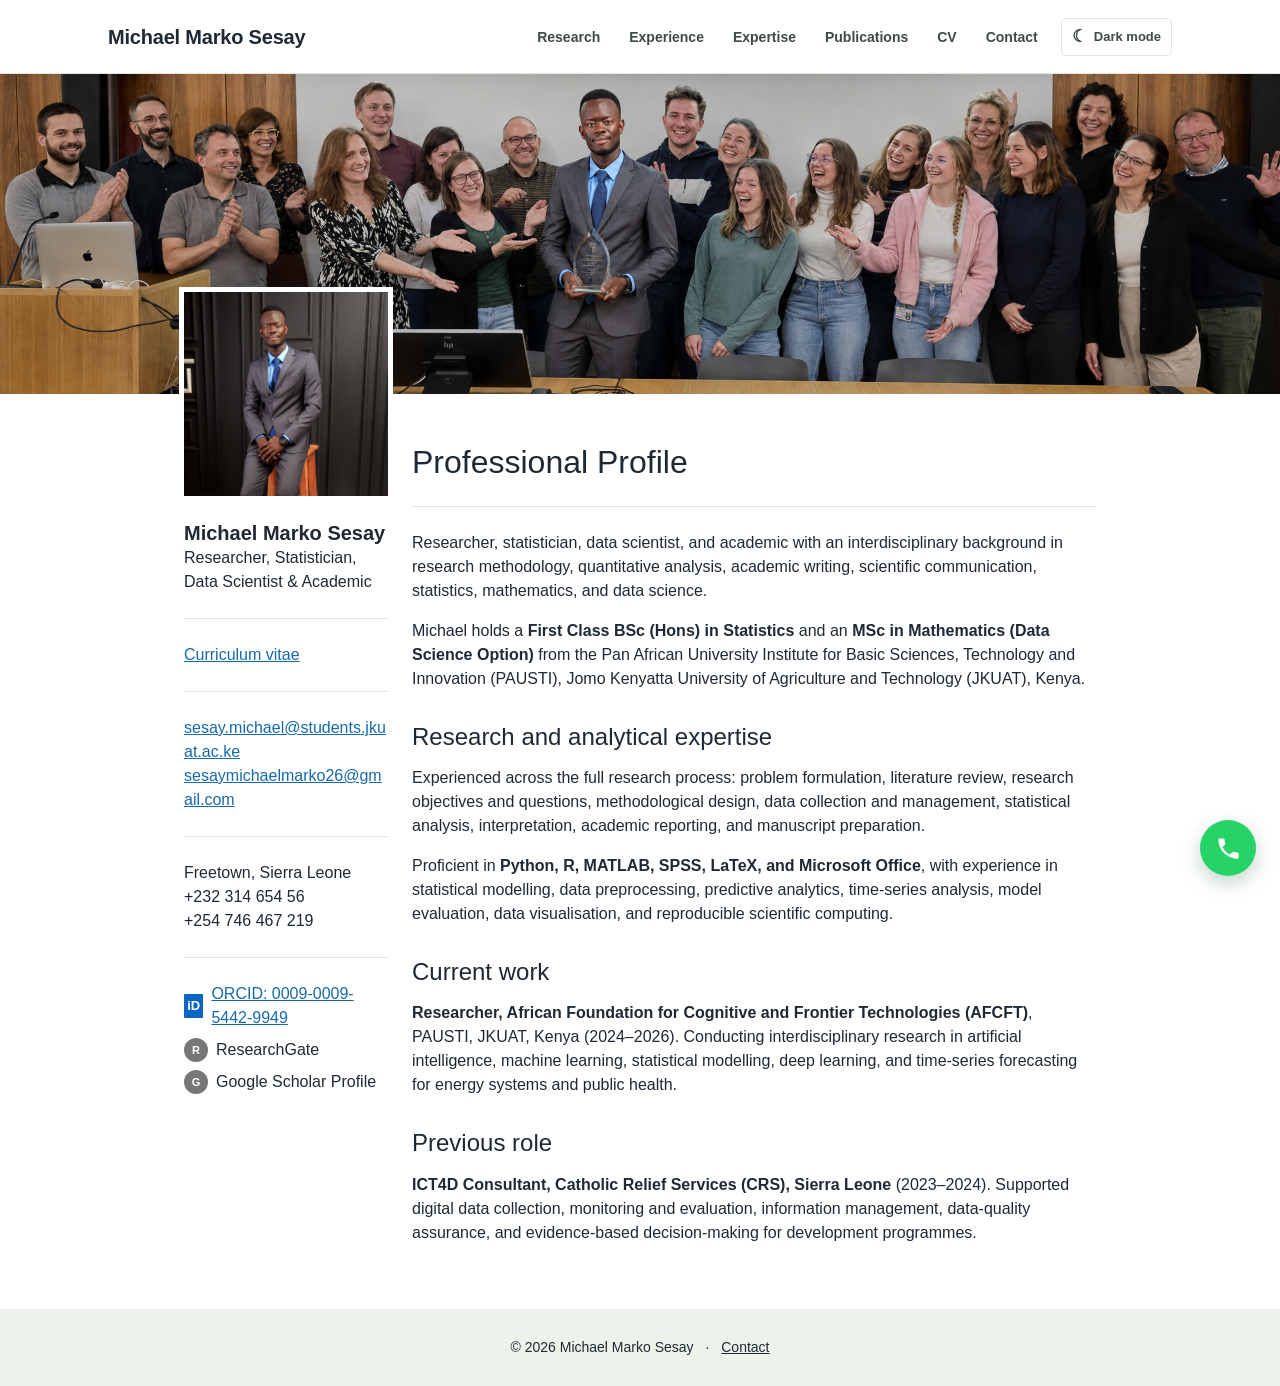
<file: index.html>
<!doctype html>
<html lang="en">
  <head>
    <meta charset="UTF-8" />
    <meta name="viewport" content="width=device-width, initial-scale=1.0" />
    <meta name="description" content="Michael Marko Sesay — Researcher, statistician, data scientist, and academic." />
    <title>Michael Marko Sesay</title>
    <link rel="stylesheet" href="assets/css/styles.css" />
    <script src="assets/js/theme.js"></script>
    <script src="assets/js/mobile-menu.js"></script>
    <script src="assets/js/whatsapp.js"></script>
  </head>
  <body>
    <header class="site-header"><div class="header-inner"><a class="site-title" href="index.html">Michael Marko Sesay</a><nav class="desktop-nav" aria-label="Primary navigation"><a href="pages/projects.html">Research</a><a href="pages/achievements.html">Experience</a><a href="pages/testimonials.html">Expertise</a><a href="pages/publications.html">Publications</a><a href="pages/cv.html">CV</a><a href="pages/contact.html">Contact</a></nav></div></header>
    <div class="hero" aria-label="Research and data science banner"><img src="assets/images/group.png" alt="" /></div>
    <main class="main-content"><div class="layout">
      <aside class="sidebar" id="contact"><section class="profile-card"><img class="profile-photo" src="assets/images/michael-marko-sesay.jpeg" alt="Michael Marko Sesay" /><h2>Michael Marko Sesay</h2><p>Researcher, Statistician, Data Scientist &amp; Academic</p><hr /><p><a href="pages/cv.html">Curriculum vitae</a></p><hr /><p><a href="mailto:sesay.michael@students.jkuat.ac.ke">sesay.michael@students.jkuat.ac.ke</a><br /><a href="mailto:sesaymichaelmarko26@gmail.com">sesaymichaelmarko26@gmail.com</a></p><hr /><p>Freetown, Sierra Leone<br />+232 314 654 56<br />+254 746 467 219</p><hr class="large-rule" /><ul class="social-links" aria-label="Professional profiles"><li><span class="social-icon">iD</span><a href="https://orcid.org/0009-0009-5442-9949" target="_blank" rel="noreferrer">ORCID: 0009-0009-5442-9949</a></li><li><span class="social-icon">R</span><span>ResearchGate</span></li><li><span class="social-icon">G</span><span>Google Scholar Profile</span></li></ul></section></aside>
      <section class="content-column"><section class="mobile-contact" aria-labelledby="mobile-name"><img class="profile-photo" src="assets/images/michael-marko-sesay.jpeg" alt="Michael Marko Sesay" /><h1 id="mobile-name">Michael Marko Sesay</h1><p>Researcher, Statistician, Data Scientist &amp; Academic</p><hr /></section>
        <article><h1>Professional Profile</h1><hr /><p>Researcher, statistician, data scientist, and academic with an interdisciplinary background in research methodology, quantitative analysis, academic writing, scientific communication, statistics, mathematics, and data science.</p><p>Michael holds a <strong>First Class BSc (Hons) in Statistics</strong> and an <strong>MSc in Mathematics (Data Science Option)</strong> from the Pan African University Institute for Basic Sciences, Technology and Innovation (PAUSTI), Jomo Kenyatta University of Agriculture and Technology (JKUAT), Kenya.</p><h2>Research and analytical expertise</h2><p>Experienced across the full research process: problem formulation, literature review, research objectives and questions, methodological design, data collection and management, statistical analysis, interpretation, academic reporting, and manuscript preparation.</p><p>Proficient in <strong>Python, R, MATLAB, SPSS, LaTeX, and Microsoft Office</strong>, with experience in statistical modelling, data preprocessing, predictive analytics, time-series analysis, model evaluation, data visualisation, and reproducible scientific computing.</p><h2>Current work</h2><p><strong>Researcher, African Foundation for Cognitive and Frontier Technologies (AFCFT)</strong>, PAUSTI, JKUAT, Kenya (2024–2026). Conducting interdisciplinary research in artificial intelligence, machine learning, statistical modelling, deep learning, and time-series forecasting for energy systems and public health.</p><h2>Previous role</h2><p><strong>ICT4D Consultant, Catholic Relief Services (CRS), Sierra Leone</strong> (2023–2024). Supported digital data collection, monitoring and evaluation, information management, data-quality assurance, and evidence-based decision-making for development programmes.</p></article>
      </section>
    </div></main>
    <footer class="site-footer"><div>© 2026 Michael Marko Sesay <span>·</span> <a href="pages/contact.html">Contact</a></div></footer>
  </body>
</html>
</file>
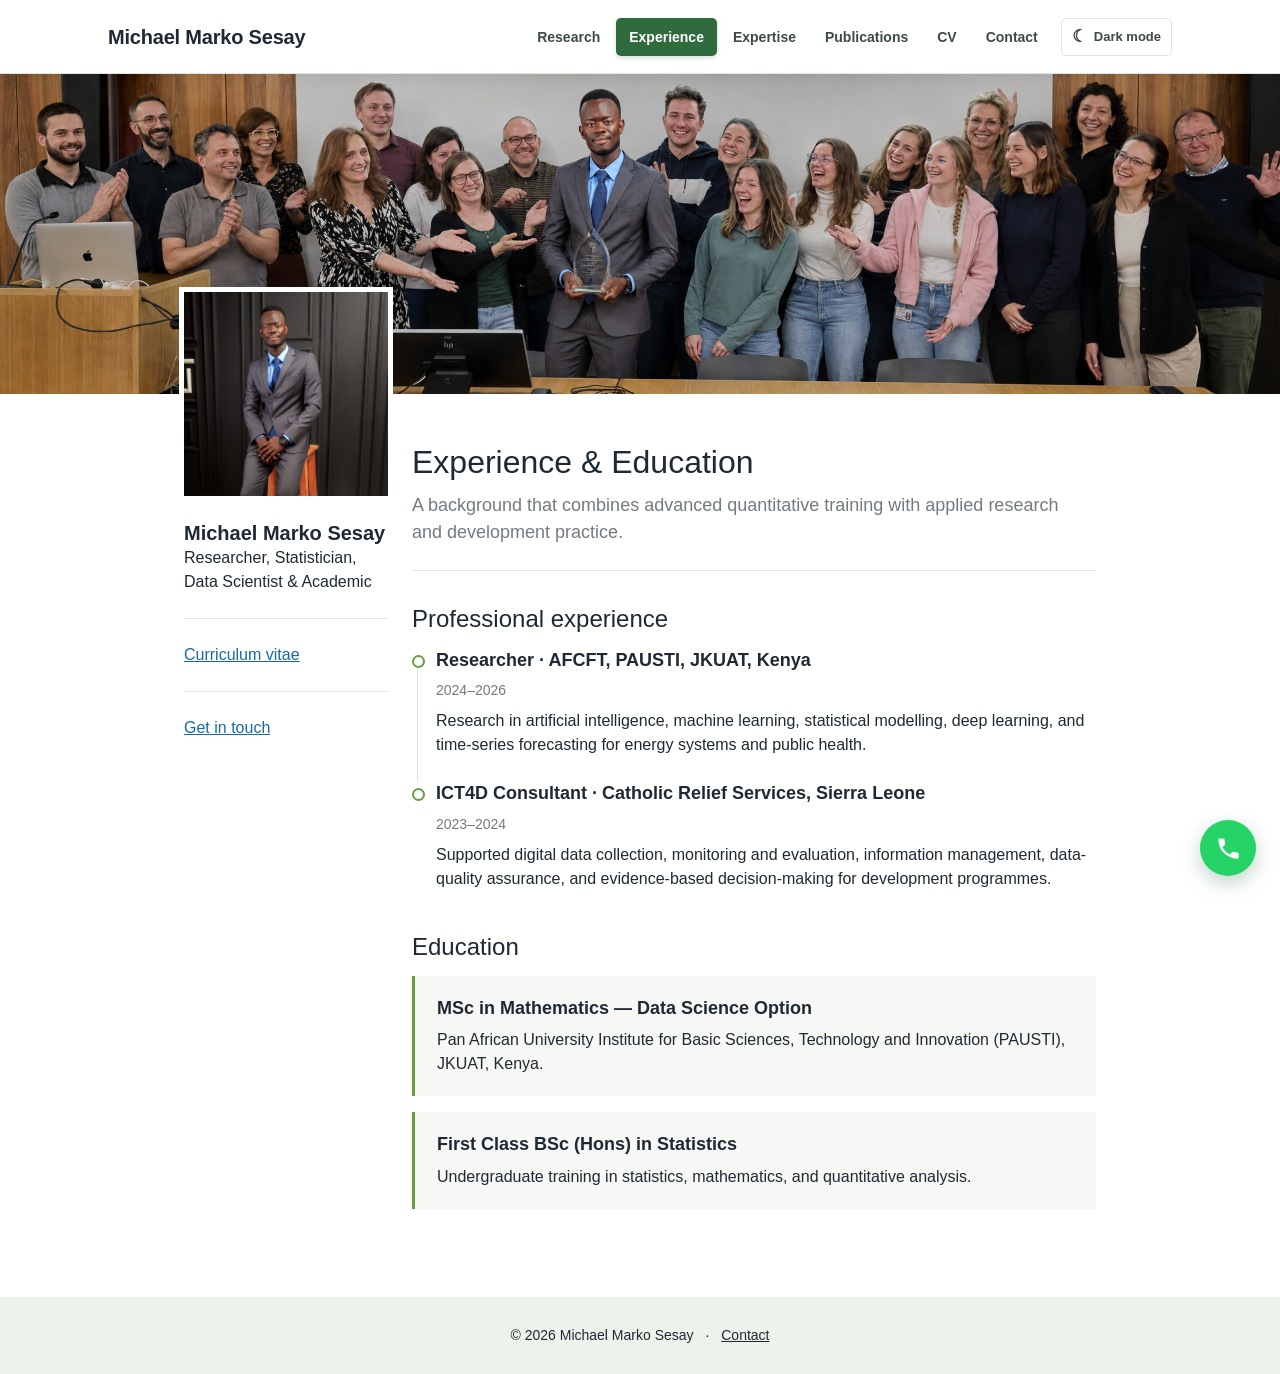
<file: pages/achievements.html>
<!doctype html>
<html lang="en"><head><meta charset="UTF-8" /><meta name="viewport" content="width=device-width, initial-scale=1.0" /><meta name="description" content="Professional experience and education of Michael Marko Sesay." /><title>Experience · Michael Marko Sesay</title><link rel="stylesheet" href="../assets/css/styles.css" /><script src="../assets/js/theme.js"></script><script src="../assets/js/mobile-menu.js"></script><script src="../assets/js/whatsapp.js"></script></head>
<body><header class="site-header"><div class="header-inner"><a class="site-title" href="../index.html">Michael Marko Sesay</a><nav class="desktop-nav" aria-label="Primary navigation"><a href="projects.html">Research</a><a aria-current="page" href="achievements.html">Experience</a><a href="testimonials.html">Expertise</a><a href="publications.html">Publications</a><a href="cv.html">CV</a><a href="contact.html">Contact</a></nav></div></header><div class="hero"><img src="../assets/images/group.png" alt="" /></div>
<main class="main-content"><div class="layout"><aside class="sidebar"><section class="profile-card"><img class="profile-photo" src="../assets/images/michael-marko-sesay.jpeg" alt="Michael Marko Sesay" /><h2>Michael Marko Sesay</h2><p>Researcher, Statistician, Data Scientist &amp; Academic</p><hr /><p><a href="cv.html">Curriculum vitae</a></p><hr /><p><a href="contact.html">Get in touch</a></p></section></aside><article class="content-column"><header class="page-intro"><h1>Experience &amp; Education</h1><p>A background that combines advanced quantitative training with applied research and development practice.</p></header><section class="detail-section"><h2>Professional experience</h2><ol class="timeline"><li><h3>Researcher · AFCFT, PAUSTI, JKUAT, Kenya</h3><p class="meta">2024–2026</p><p>Research in artificial intelligence, machine learning, statistical modelling, deep learning, and time-series forecasting for energy systems and public health.</p></li><li><h3>ICT4D Consultant · Catholic Relief Services, Sierra Leone</h3><p class="meta">2023–2024</p><p>Supported digital data collection, monitoring and evaluation, information management, data-quality assurance, and evidence-based decision-making for development programmes.</p></li></ol></section><section class="detail-section"><h2>Education</h2><ul class="feature-list"><li class="feature-card"><h3>MSc in Mathematics — Data Science Option</h3><p>Pan African University Institute for Basic Sciences, Technology and Innovation (PAUSTI), JKUAT, Kenya.</p></li><li class="feature-card"><h3>First Class BSc (Hons) in Statistics</h3><p>Undergraduate training in statistics, mathematics, and quantitative analysis.</p></li></ul></section></article></div></main><footer class="site-footer"><div>© 2026 Michael Marko Sesay <span>·</span> <a href="contact.html">Contact</a></div></footer></body></html>
</file>
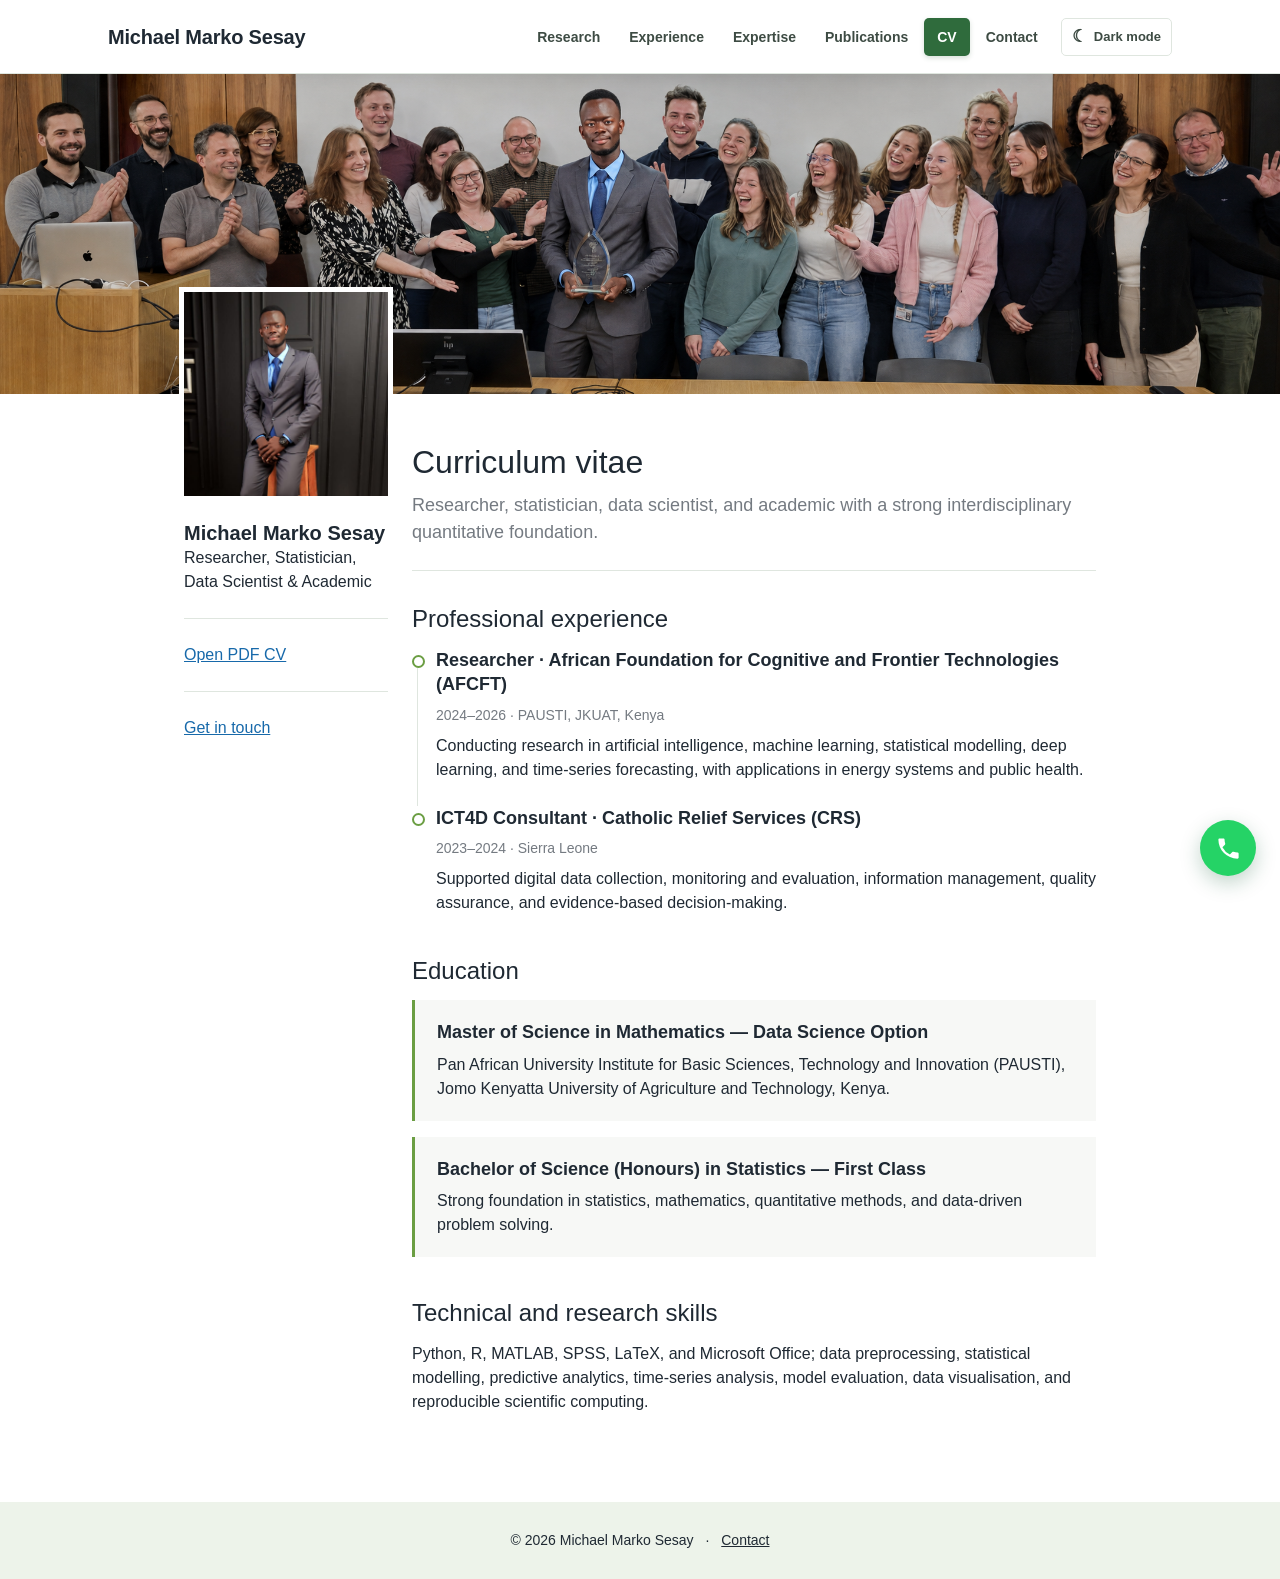
<file: pages/cv.html>
<!doctype html>
<html lang="en"><head><meta charset="UTF-8" /><meta name="viewport" content="width=device-width, initial-scale=1.0" /><meta name="description" content="Curriculum vitae of Michael Marko Sesay." /><title>CV · Michael Marko Sesay</title><link rel="stylesheet" href="../assets/css/styles.css" /><script src="../assets/js/theme.js"></script><script src="../assets/js/mobile-menu.js"></script><script src="../assets/js/whatsapp.js"></script></head>
<body><header class="site-header"><div class="header-inner"><a class="site-title" href="../index.html">Michael Marko Sesay</a><nav class="desktop-nav" aria-label="Primary navigation"><a href="projects.html">Research</a><a href="achievements.html">Experience</a><a href="testimonials.html">Expertise</a><a href="publications.html">Publications</a><a aria-current="page" href="cv.html">CV</a><a href="contact.html">Contact</a></nav></div></header><div class="hero" aria-label="Research and data science banner"><img src="../assets/images/group.png" alt="" /></div>
<main class="main-content"><div class="layout"><aside class="sidebar"><section class="profile-card"><img class="profile-photo" src="../assets/images/michael-marko-sesay.jpeg" alt="Michael Marko Sesay" /><h2>Michael Marko Sesay</h2><p>Researcher, Statistician, Data Scientist &amp; Academic</p><hr /><p><a href="../Michael_Marko_Sesay_CV.pdf" target="_blank">Open PDF CV</a></p><hr /><p><a href="contact.html">Get in touch</a></p></section></aside><article class="content-column"><header class="page-intro"><h1>Curriculum vitae</h1><p>Researcher, statistician, data scientist, and academic with a strong interdisciplinary quantitative foundation.</p></header><section class="detail-section"><h2>Professional experience</h2><ol class="timeline"><li><h3>Researcher · African Foundation for Cognitive and Frontier Technologies (AFCFT)</h3><p class="meta">2024–2026 · PAUSTI, JKUAT, Kenya</p><p>Conducting research in artificial intelligence, machine learning, statistical modelling, deep learning, and time-series forecasting, with applications in energy systems and public health.</p></li><li><h3>ICT4D Consultant · Catholic Relief Services (CRS)</h3><p class="meta">2023–2024 · Sierra Leone</p><p>Supported digital data collection, monitoring and evaluation, information management, quality assurance, and evidence-based decision-making.</p></li></ol></section><section class="detail-section"><h2>Education</h2><ul class="feature-list"><li class="feature-card"><h3>Master of Science in Mathematics — Data Science Option</h3><p>Pan African University Institute for Basic Sciences, Technology and Innovation (PAUSTI), Jomo Kenyatta University of Agriculture and Technology, Kenya.</p></li><li class="feature-card"><h3>Bachelor of Science (Honours) in Statistics — First Class</h3><p>Strong foundation in statistics, mathematics, quantitative methods, and data-driven problem solving.</p></li></ul></section><section class="detail-section"><h2>Technical and research skills</h2><p>Python, R, MATLAB, SPSS, LaTeX, and Microsoft Office; data preprocessing, statistical modelling, predictive analytics, time-series analysis, model evaluation, data visualisation, and reproducible scientific computing.</p></section></article></div></main><footer class="site-footer"><div>© 2026 Michael Marko Sesay <span>·</span> <a href="contact.html">Contact</a></div></footer></body></html>
</file>
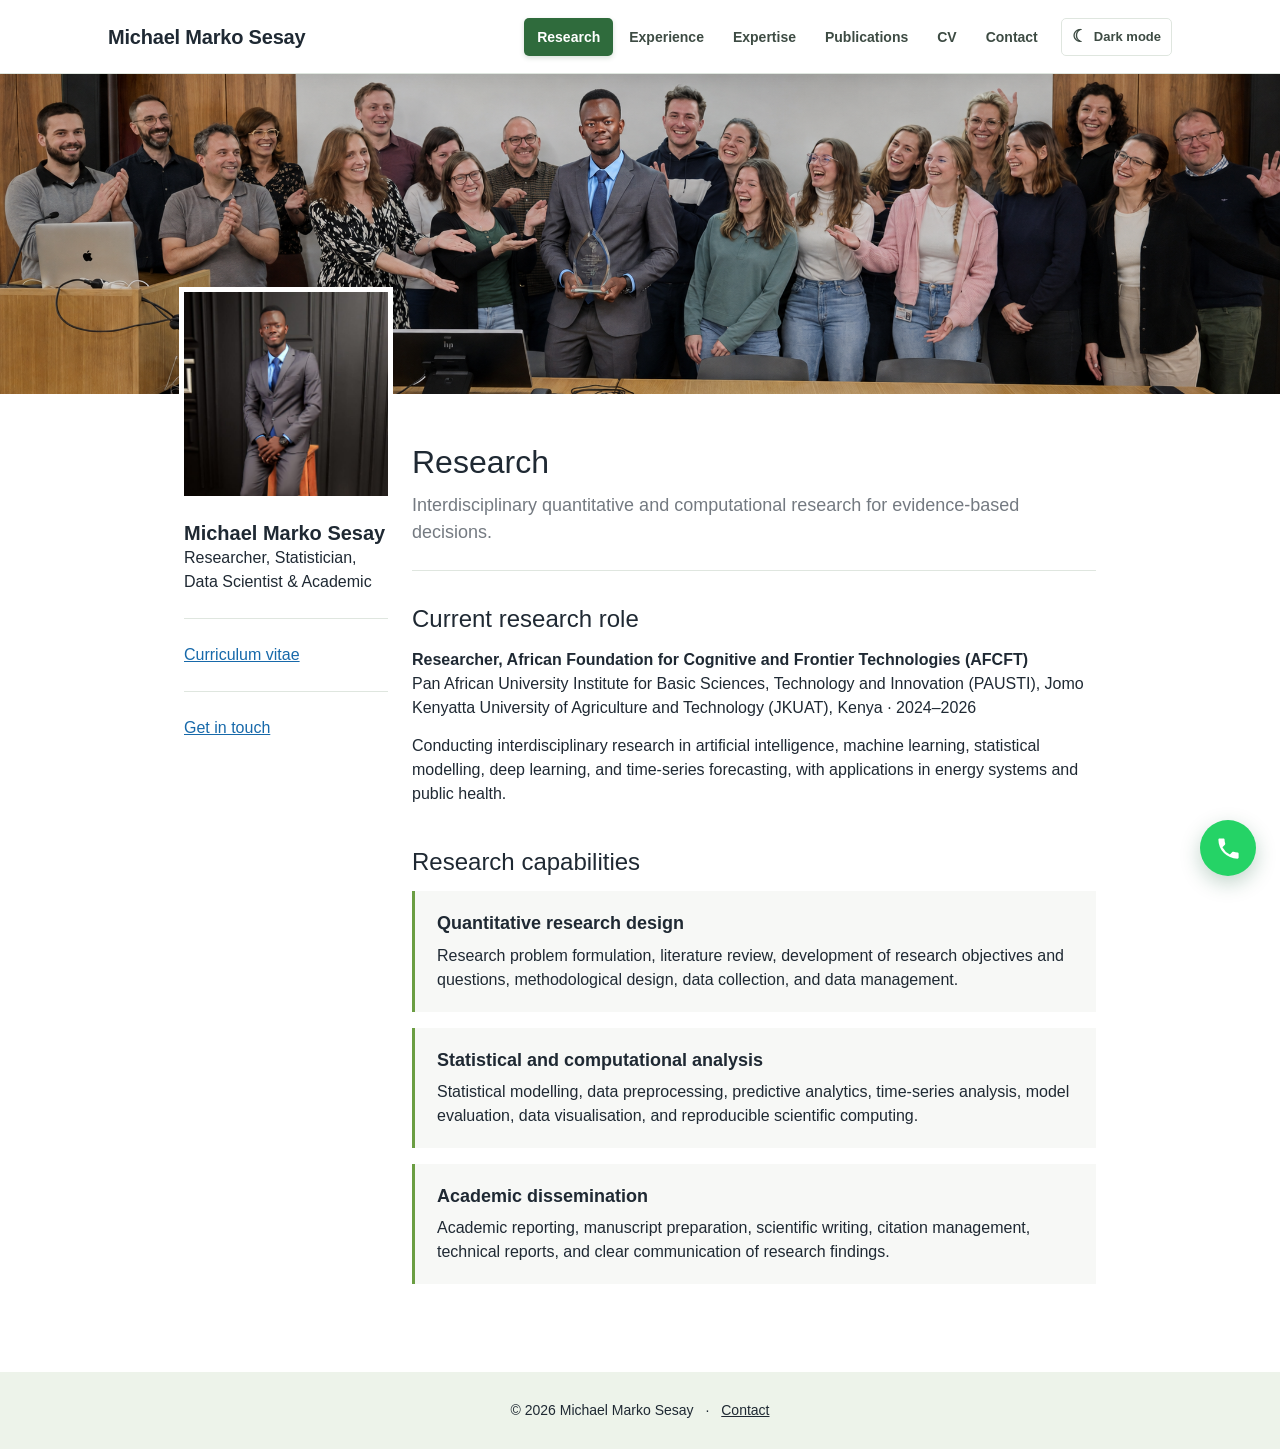
<file: pages/projects.html>
<!doctype html>
<html lang="en"><head><meta charset="UTF-8" /><meta name="viewport" content="width=device-width, initial-scale=1.0" /><meta name="description" content="Research portfolio of Michael Marko Sesay." /><title>Research · Michael Marko Sesay</title><link rel="stylesheet" href="../assets/css/styles.css" /><script src="../assets/js/theme.js"></script><script src="../assets/js/mobile-menu.js"></script><script src="../assets/js/whatsapp.js"></script></head>
<body><header class="site-header"><div class="header-inner"><a class="site-title" href="../index.html">Michael Marko Sesay</a><nav class="desktop-nav" aria-label="Primary navigation"><a aria-current="page" href="projects.html">Research</a><a href="achievements.html">Experience</a><a href="testimonials.html">Expertise</a><a href="publications.html">Publications</a><a href="cv.html">CV</a><a href="contact.html">Contact</a></nav></div></header><div class="hero"><img src="../assets/images/group.png" alt="" /></div>
<main class="main-content"><div class="layout"><aside class="sidebar"><section class="profile-card"><img class="profile-photo" src="../assets/images/michael-marko-sesay.jpeg" alt="Michael Marko Sesay" /><h2>Michael Marko Sesay</h2><p>Researcher, Statistician, Data Scientist &amp; Academic</p><hr /><p><a href="cv.html">Curriculum vitae</a></p><hr /><p><a href="contact.html">Get in touch</a></p></section></aside><article class="content-column"><header class="page-intro"><h1>Research</h1><p>Interdisciplinary quantitative and computational research for evidence-based decisions.</p></header><section class="detail-section"><h2>Current research role</h2><p><strong>Researcher, African Foundation for Cognitive and Frontier Technologies (AFCFT)</strong><br />Pan African University Institute for Basic Sciences, Technology and Innovation (PAUSTI), Jomo Kenyatta University of Agriculture and Technology (JKUAT), Kenya · 2024–2026</p><p>Conducting interdisciplinary research in artificial intelligence, machine learning, statistical modelling, deep learning, and time-series forecasting, with applications in energy systems and public health.</p></section><section class="detail-section"><h2>Research capabilities</h2><ul class="feature-list"><li class="feature-card"><h3>Quantitative research design</h3><p>Research problem formulation, literature review, development of research objectives and questions, methodological design, data collection, and data management.</p></li><li class="feature-card"><h3>Statistical and computational analysis</h3><p>Statistical modelling, data preprocessing, predictive analytics, time-series analysis, model evaluation, data visualisation, and reproducible scientific computing.</p></li><li class="feature-card"><h3>Academic dissemination</h3><p>Academic reporting, manuscript preparation, scientific writing, citation management, technical reports, and clear communication of research findings.</p></li></ul></section></article></div></main><footer class="site-footer"><div>© 2026 Michael Marko Sesay <span>·</span> <a href="contact.html">Contact</a></div></footer></body></html>
</file>
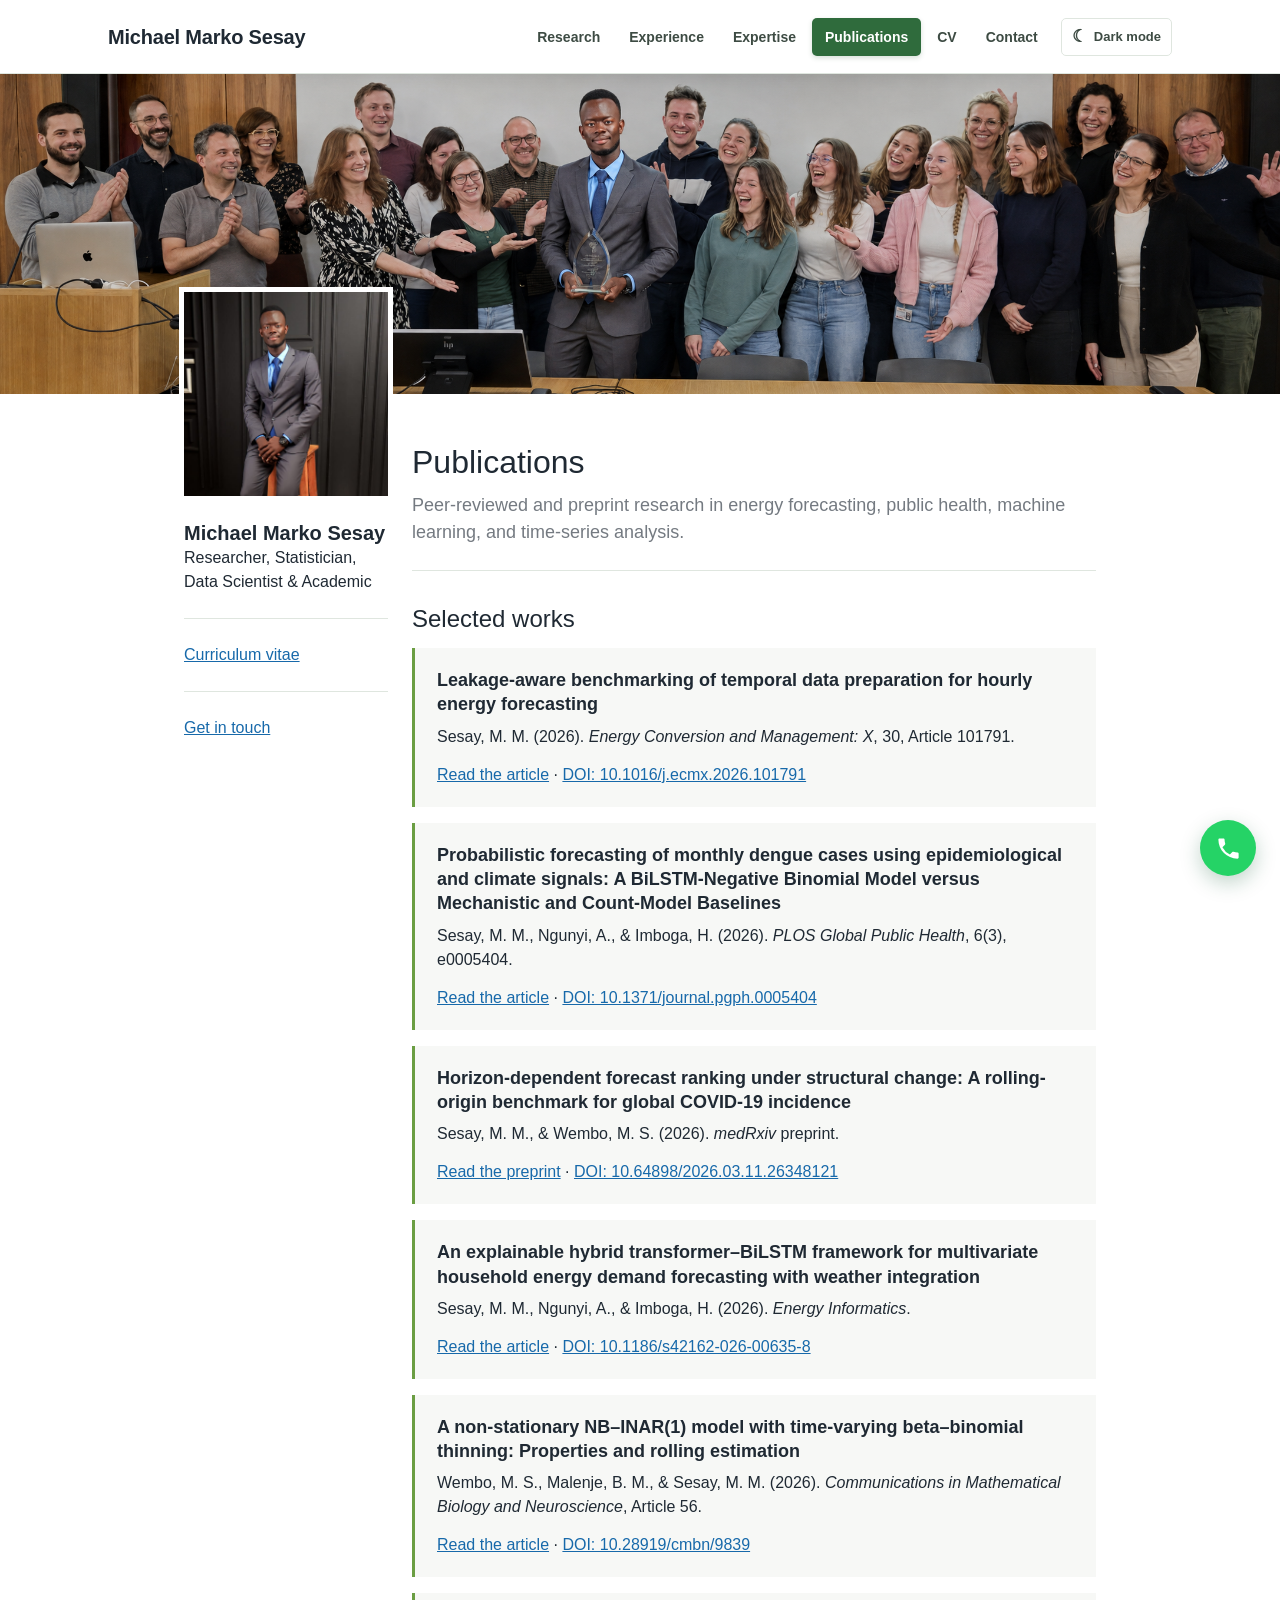
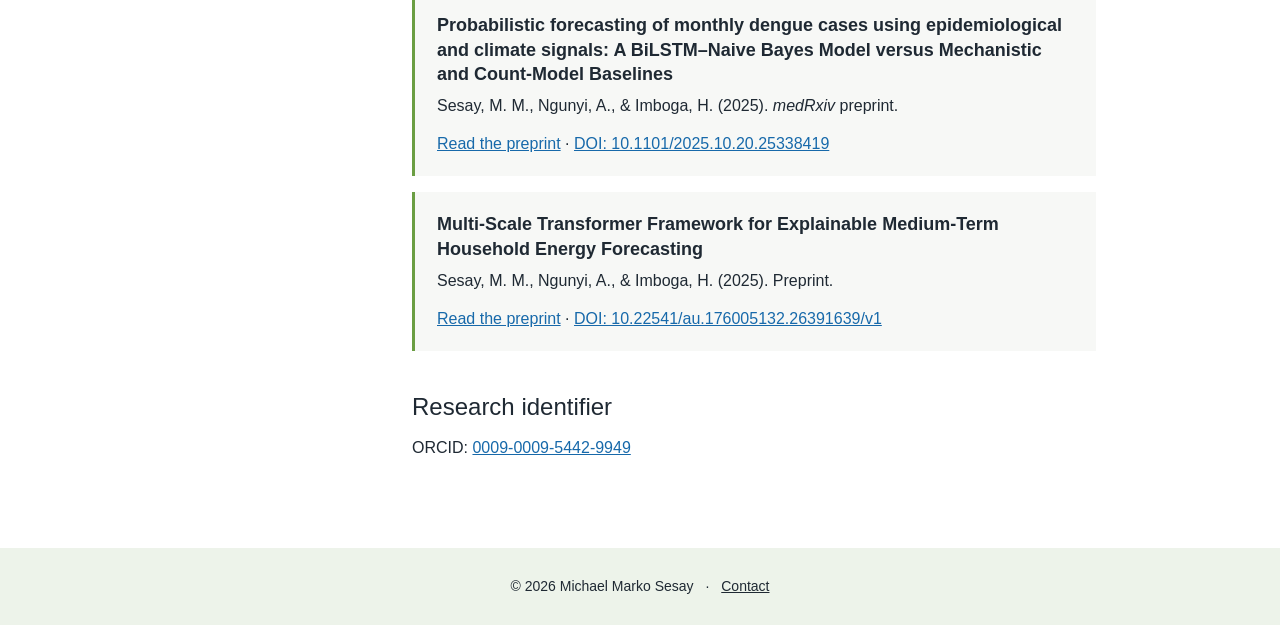
<file: pages/publications.html>
<!doctype html>
<html lang="en">
  <head>
    <meta charset="UTF-8" />
    <meta name="viewport" content="width=device-width, initial-scale=1.0" />
    <meta name="description" content="Publications by Michael Marko Sesay." />
    <title>Publications · Michael Marko Sesay</title>
    <link rel="stylesheet" href="../assets/css/styles.css" />
    <script src="../assets/js/theme.js"></script>
    <script src="../assets/js/mobile-menu.js"></script>
    <script src="../assets/js/whatsapp.js"></script>
  </head>
  <body>
    <header class="site-header">
      <div class="header-inner">
        <a class="site-title" href="../index.html">Michael Marko Sesay</a>
        <nav class="desktop-nav" aria-label="Primary navigation">
          <a href="projects.html">Research</a><a href="achievements.html">Experience</a><a href="testimonials.html">Expertise</a><a aria-current="page" href="publications.html">Publications</a><a href="cv.html">CV</a><a href="contact.html">Contact</a>
        </nav>
      </div>
    </header>
    <div class="hero" aria-label="Research and data science banner"><img src="../assets/images/group.png" alt="" /></div>

    <main class="main-content">
      <div class="layout">
        <aside class="sidebar">
          <section class="profile-card">
            <img class="profile-photo" src="../assets/images/michael-marko-sesay.jpeg" alt="Michael Marko Sesay" />
            <h2>Michael Marko Sesay</h2>
            <p>Researcher, Statistician, Data Scientist &amp; Academic</p>
            <hr />
            <p><a href="cv.html">Curriculum vitae</a></p>
            <hr />
            <p><a href="contact.html">Get in touch</a></p>
          </section>
        </aside>

        <article class="content-column">
          <header class="page-intro">
            <h1>Publications</h1>
            <p>Peer-reviewed and preprint research in energy forecasting, public health, machine learning, and time-series analysis.</p>
          </header>

          <section class="detail-section">
            <h2>Selected works</h2>
            <ul class="feature-list">
              <li class="feature-card">
                <h3>Leakage-aware benchmarking of temporal data preparation for hourly energy forecasting</h3>
                <p>Sesay, M. M. (2026). <em>Energy Conversion and Management: X</em>, 30, Article 101791.</p>
                <p><a href="https://www.sciencedirect.com/science/article/pii/S2590174526002746?via%3Dihub" target="_blank" rel="noopener noreferrer">Read the article</a> · <a href="https://doi.org/10.1016/j.ecmx.2026.101791" target="_blank" rel="noopener noreferrer">DOI: 10.1016/j.ecmx.2026.101791</a></p>
              </li>
              <li class="feature-card">
                <h3>Probabilistic forecasting of monthly dengue cases using epidemiological and climate signals: A BiLSTM-Negative Binomial Model versus Mechanistic and Count-Model Baselines</h3>
                <p>Sesay, M. M., Ngunyi, A., &amp; Imboga, H. (2026). <em>PLOS Global Public Health</em>, 6(3), e0005404.</p>
                <p><a href="https://journals.plos.org/globalpublichealth/article?id=10.1371/journal.pgph.0005404" target="_blank" rel="noopener noreferrer">Read the article</a> · <a href="https://doi.org/10.1371/journal.pgph.0005404" target="_blank" rel="noopener noreferrer">DOI: 10.1371/journal.pgph.0005404</a></p>
              </li>
              <li class="feature-card">
                <h3>Horizon-dependent forecast ranking under structural change: A rolling-origin benchmark for global COVID-19 incidence</h3>
                <p>Sesay, M. M., &amp; Wembo, M. S. (2026). <em>medRxiv</em> preprint.</p>
                <p><a href="https://www.medrxiv.org/content/10.64898/2026.03.11.26348121v1" target="_blank" rel="noopener noreferrer">Read the preprint</a> · <a href="https://doi.org/10.64898/2026.03.11.26348121" target="_blank" rel="noopener noreferrer">DOI: 10.64898/2026.03.11.26348121</a></p>
              </li>
              <li class="feature-card">
                <h3>An explainable hybrid transformer–BiLSTM framework for multivariate household energy demand forecasting with weather integration</h3>
                <p>Sesay, M. M., Ngunyi, A., &amp; Imboga, H. (2026). <em>Energy Informatics</em>.</p>
                <p><a href="https://link.springer.com/article/10.1186/s42162-026-00635-8" target="_blank" rel="noopener noreferrer">Read the article</a> · <a href="https://doi.org/10.1186/s42162-026-00635-8" target="_blank" rel="noopener noreferrer">DOI: 10.1186/s42162-026-00635-8</a></p>
              </li>
              <li class="feature-card">
                <h3>A non-stationary NB–INAR(1) model with time-varying beta–binomial thinning: Properties and rolling estimation</h3>
                <p>Wembo, M. S., Malenje, B. M., &amp; Sesay, M. M. (2026). <em>Communications in Mathematical Biology and Neuroscience</em>, Article 56.</p>
                <p><a href="https://scik.org/index.php/cmbn/article/view/9839" target="_blank" rel="noopener noreferrer">Read the article</a> · <a href="https://doi.org/10.28919/cmbn/9839" target="_blank" rel="noopener noreferrer">DOI: 10.28919/cmbn/9839</a></p>
              </li>
              <li class="feature-card">
                <h3>Probabilistic forecasting of monthly dengue cases using epidemiological and climate signals: A BiLSTM–Naive Bayes Model versus Mechanistic and Count-Model Baselines</h3>
                <p>Sesay, M. M., Ngunyi, A., &amp; Imboga, H. (2025). <em>medRxiv</em> preprint.</p>
                <p><a href="https://www.medrxiv.org/content/10.1101/2025.10.20.25338419v1" target="_blank" rel="noopener noreferrer">Read the preprint</a> · <a href="https://doi.org/10.1101/2025.10.20.25338419" target="_blank" rel="noopener noreferrer">DOI: 10.1101/2025.10.20.25338419</a></p>
              </li>
              <li class="feature-card">
                <h3>Multi-Scale Transformer Framework for Explainable Medium-Term Household Energy Forecasting</h3>
                <p>Sesay, M. M., Ngunyi, A., &amp; Imboga, H. (2025). Preprint.</p>
                <p><a href="https://www.authorea.com/doi/full/10.22541/au.176005132.26391639/v1" target="_blank" rel="noopener noreferrer">Read the preprint</a> · <a href="https://doi.org/10.22541/au.176005132.26391639/v1" target="_blank" rel="noopener noreferrer">DOI: 10.22541/au.176005132.26391639/v1</a></p>
              </li>
            </ul>
          </section>

          <section class="detail-section">
            <h2>Research identifier</h2>
            <p>ORCID: <a href="https://orcid.org/0009-0009-5442-9949" target="_blank" rel="noopener noreferrer">0009-0009-5442-9949</a></p>
          </section>
        </article>
      </div>
    </main>
    <footer class="site-footer"><div>© 2026 Michael Marko Sesay <span>·</span> <a href="contact.html">Contact</a></div></footer>
  </body>
</html>
</file>
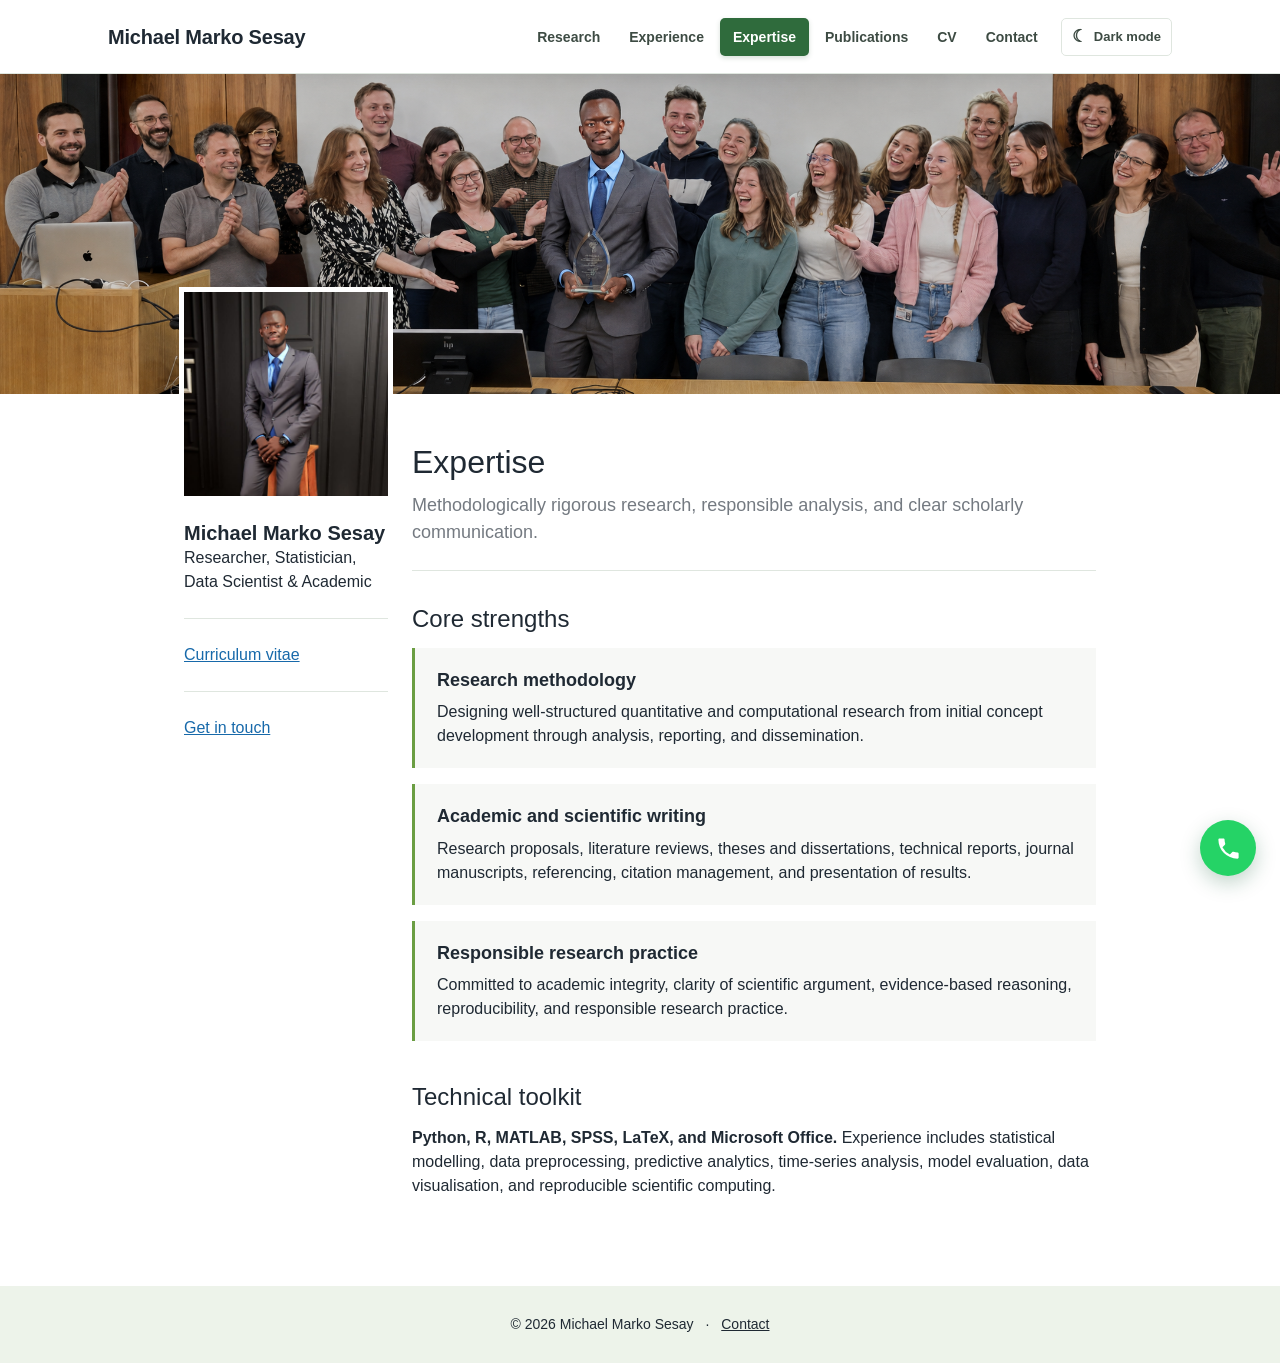
<file: pages/testimonials.html>
<!doctype html>
<html lang="en"><head><meta charset="UTF-8" /><meta name="viewport" content="width=device-width, initial-scale=1.0" /><meta name="description" content="Professional expertise of Michael Marko Sesay." /><title>Expertise · Michael Marko Sesay</title><link rel="stylesheet" href="../assets/css/styles.css" /><script src="../assets/js/theme.js"></script><script src="../assets/js/mobile-menu.js"></script><script src="../assets/js/whatsapp.js"></script></head>
<body><header class="site-header"><div class="header-inner"><a class="site-title" href="../index.html">Michael Marko Sesay</a><nav class="desktop-nav" aria-label="Primary navigation"><a href="projects.html">Research</a><a href="achievements.html">Experience</a><a aria-current="page" href="testimonials.html">Expertise</a><a href="publications.html">Publications</a><a href="cv.html">CV</a><a href="contact.html">Contact</a></nav></div></header><div class="hero"><img src="../assets/images/group.png" alt="" /></div>
<main class="main-content"><div class="layout"><aside class="sidebar"><section class="profile-card"><img class="profile-photo" src="../assets/images/michael-marko-sesay.jpeg" alt="Michael Marko Sesay" /><h2>Michael Marko Sesay</h2><p>Researcher, Statistician, Data Scientist &amp; Academic</p><hr /><p><a href="cv.html">Curriculum vitae</a></p><hr /><p><a href="contact.html">Get in touch</a></p></section></aside><article class="content-column"><header class="page-intro"><h1>Expertise</h1><p>Methodologically rigorous research, responsible analysis, and clear scholarly communication.</p></header><section class="detail-section"><h2>Core strengths</h2><ul class="feature-list"><li class="feature-card"><h3>Research methodology</h3><p>Designing well-structured quantitative and computational research from initial concept development through analysis, reporting, and dissemination.</p></li><li class="feature-card"><h3>Academic and scientific writing</h3><p>Research proposals, literature reviews, theses and dissertations, technical reports, journal manuscripts, referencing, citation management, and presentation of results.</p></li><li class="feature-card"><h3>Responsible research practice</h3><p>Committed to academic integrity, clarity of scientific argument, evidence-based reasoning, reproducibility, and responsible research practice.</p></li></ul></section><section class="detail-section"><h2>Technical toolkit</h2><p><strong>Python, R, MATLAB, SPSS, LaTeX, and Microsoft Office.</strong> Experience includes statistical modelling, data preprocessing, predictive analytics, time-series analysis, model evaluation, data visualisation, and reproducible scientific computing.</p></section></article></div></main><footer class="site-footer"><div>© 2026 Michael Marko Sesay <span>·</span> <a href="contact.html">Contact</a></div></footer></body></html>
</file>
<file: assets/css/styles.css>
:root {
  --green: #6b9e43;
  --green-dark: #2f6b3c;
  --ink: #1f2933;
  --muted: rgba(31, 41, 51, 0.62);
  --link: #1769aa;
  --page-bg: #ffffff;
  --surface: #f7f8f6;
  --header-bg: rgb(255 255 255 / 96%);
  --border: #dfe6df;
  --nav-ink: #3d4b43;
  --nav-hover: #edf4ec;
  --footer-bg: #edf3ea;
}

* { box-sizing: border-box; }
html { scroll-behavior: smooth; }
body { margin: 0; overflow-x: hidden; color: var(--ink); background: var(--page-bg); font-family: Arial, sans-serif; font-size: 16px; line-height: 1.5; transition: color .2s ease, background-color .2s ease; }
a { color: var(--link); }

.site-header { position: fixed; z-index: 10; top: 0; right: 0; left: 0; height: 74px; border-bottom: 1px solid var(--border); background: var(--header-bg); box-shadow: 0 2px 14px #17221812; backdrop-filter: blur(12px); }
.header-inner { display: flex; align-items: center; max-width: 1120px; height: 100%; margin: auto; padding: 0 28px; }
.site-title { color: var(--ink); font-size: 20px; font-weight: 700; letter-spacing: -.2px; line-height: 32px; text-decoration: none; white-space: nowrap; }
.desktop-nav { display: flex; align-items: center; gap: 3px; margin-left: auto; }
.desktop-nav > a, .more-button { display: block; padding: 9px 13px; border: 0; border-radius: 5px; background: transparent; color: var(--nav-ink); font: inherit; font-size: 14px; font-weight: 600; line-height: 20px; text-decoration: none; white-space: nowrap; cursor: pointer; transition: color .18s ease, background-color .18s ease, box-shadow .18s ease; }
.desktop-nav > a:hover, .desktop-nav > a:focus-visible, .more-button:hover, .more-button:focus-visible { color: var(--green-dark); background: var(--nav-hover); outline: none; }
.desktop-nav > a[aria-current="page"] { color: #fff; background: var(--green-dark); box-shadow: 0 2px 5px #285a3430; }
.theme-toggle { display: inline-flex; align-items: center; gap: 7px; margin-left: 10px; padding: 8px 10px; border: 1px solid var(--border); border-radius: 5px; color: var(--nav-ink); background: transparent; font: inherit; font-size: 13px; font-weight: 600; line-height: 20px; white-space: nowrap; cursor: pointer; transition: color .18s ease, background-color .18s ease, border-color .18s ease; }
.theme-toggle:hover, .theme-toggle:focus-visible { border-color: var(--green); color: var(--green-dark); background: var(--nav-hover); outline: none; }
.theme-toggle > span:first-child { font-size: 17px; line-height: 1; }
.mobile-menu-toggle { display: none; }
.visually-hidden { position: absolute; width: 1px; height: 1px; padding: 0; overflow: hidden; clip: rect(0 0 0 0); white-space: nowrap; border: 0; }
.whatsapp-contact { position: fixed; right: 24px; bottom: 24px; z-index: 9; display: grid; width: 56px; height: 56px; place-items: center; border-radius: 50%; color: #fff; background: #25d366; box-shadow: 0 7px 20px #0b572f40; text-decoration: none; transition: transform .18s ease, background-color .18s ease, box-shadow .18s ease; }
.whatsapp-contact:hover, .whatsapp-contact:focus-visible { color: #fff; background: #1ebc57; box-shadow: 0 10px 24px #0b572f52; outline: none; transform: translateY(-2px) scale(1.03); }
.whatsapp-icon { display: grid; width: 100%; height: 100%; place-items: center; }
.whatsapp-icon svg { width: 27px; height: 27px; fill: currentcolor; }
.whatsapp-label { position: absolute; right: 68px; padding: 8px 11px; border: 1px solid var(--border); border-radius: 5px; color: var(--ink); background: var(--header-bg); box-shadow: 0 7px 20px #111d1420; font-size: 13px; font-weight: 600; line-height: 18px; white-space: nowrap; opacity: 0; pointer-events: none; transform: translateX(5px); transition: opacity .18s ease, transform .18s ease; }
.whatsapp-contact:hover .whatsapp-label, .whatsapp-contact:focus-visible .whatsapp-label { opacity: 1; transform: translateX(0); }
.more-menu { position: relative; }
.more-links { position: absolute; top: 36px; right: 0; display: none; width: 250px; padding: 4px 0; background: #fff; border: 1px solid #eee; border-radius: 4px; box-shadow: 0 1px 5px #0002; }
.more-links.open { display: block; }
.more-links a { display: block; padding: 8px 16px; color: var(--ink); line-height: 24px; text-decoration: none; }
.more-links a:hover { background: #f8f8f8; }

.hero { height: 240px; margin-top: 74px; overflow: hidden; background: var(--page-bg); }
.hero img { width: 100%; height: 100%; object-fit: cover; }
.main-content { min-height: calc(90vh - 74px); padding: 48px 0; }
.layout { display: grid; grid-template-columns: minmax(0, 25%) minmax(0, 75%); max-width: 960px; margin: auto; padding: 0 24px; }
.sidebar { padding-right: 24px; }
.profile-card { margin-top: -168px; }
.profile-photo { display: block; width: 100%; aspect-ratio: 1; object-fit: cover; box-shadow: 0 0 0 5px var(--page-bg); }
.profile-card .profile-photo, .mobile-contact .profile-photo, .contact-dialog .profile-photo { object-position: center top; }
.profile-card h2 { margin: 0; padding-top: 24px; font-size: 20px; line-height: 1.3; }
.profile-card p { margin: 0 0 16px; font-size: 16px; }
.profile-card a { overflow-wrap: anywhere; word-break: break-word; }
hr { height: 1px; margin: 24px 0; border: 0; background: var(--border); }
.profile-card .large-rule { margin: 24px 0; }
.social-links { margin: 0; padding: 0; list-style: none; }
.social-links li { display: flex; align-items: center; min-height: 24px; margin-bottom: 8px; }
.social-icon { display: inline-grid; width: 24px; height: 24px; margin-right: 8px; place-items: center; color: #fff; background: #777; border-radius: 50%; font-size: 11px; font-weight: 700; }
.social-links li:first-child .social-icon { border-radius: 1px; background: #0a66c2; font-size: 13px; }

.content-column { padding-left: 0; }
.mobile-contact { display: none; }
article h1 { margin: 0; font-size: 32px; font-weight: 400; line-height: 1.25; }
article h2 { margin: 30px 0 14px; font-size: 24px; font-weight: 400; line-height: 1.3; }
article p { margin: 0 0 16px; }
.idea { margin: 18px 0; font-size: 21px; }

.page-intro { margin-bottom: 32px; padding-bottom: 24px; border-bottom: 1px solid var(--border); }
.page-intro h1 { margin: 0 0 10px; font-size: 32px; font-weight: 400; line-height: 1.25; }
.page-intro p { max-width: 680px; margin: 0; color: var(--muted); font-size: 18px; }
.detail-section { margin-bottom: 40px; }
.detail-section h2 { margin: 0 0 14px; font-size: 24px; font-weight: 400; line-height: 1.3; }
.detail-section h3 { margin: 0 0 8px; font-size: 18px; line-height: 1.35; }
.detail-section p { margin: 0 0 14px; }
.feature-list { display: grid; gap: 16px; margin: 0; padding: 0; list-style: none; }
.feature-card { padding: 20px 22px; border-left: 3px solid var(--green); background: var(--surface); }
.feature-card p:last-child { margin-bottom: 0; }
.meta { margin-bottom: 8px !important; color: var(--muted); font-size: 14px; }
.timeline { margin: 0; padding: 0; list-style: none; }
.timeline li { position: relative; margin: 0 0 24px; padding-left: 24px; }
.timeline li::before { position: absolute; top: 7px; left: 0; width: 9px; height: 9px; border: 2px solid var(--green); border-radius: 50%; background: var(--page-bg); content: ""; }
.timeline li:not(:last-child)::after { position: absolute; top: 20px; bottom: -24px; left: 5px; width: 1px; background: var(--border); content: ""; }
.contact-list { margin: 0; padding: 0; list-style: none; }
.contact-list li { margin: 0 0 14px; }
.contact-label { display: block; margin-bottom: 2px; color: #666; font-size: 13px; font-weight: 700; letter-spacing: .03em; text-transform: uppercase; }
.page-profile-title { margin: 0 0 16px; font-size: 20px; font-weight: 700; }
.consultation-form { padding: 24px; border-left: 3px solid var(--green); background: var(--surface); }
.consultation-form h2 { margin-top: 0; }
.consultation-form > p { margin-bottom: 20px; }
.form-grid { display: grid; grid-template-columns: repeat(2, minmax(0, 1fr)); gap: 16px; }
.form-field { display: grid; gap: 6px; }
.form-field-full { grid-column: 1 / -1; }
.form-field label { color: var(--ink); font-size: 14px; font-weight: 700; }
.form-field input, .form-field textarea { width: 100%; padding: 10px 12px; border: 1px solid var(--border); border-radius: 3px; background: var(--page-bg); color: var(--ink); font: inherit; }
.form-field textarea { min-height: 150px; resize: vertical; }
.form-field input:focus, .form-field textarea:focus { border-color: #669a3e; outline: 3px solid #8bc34a42; }
.form-honeypot { position: absolute; width: 1px; height: 1px; overflow: hidden; clip: rect(0 0 0 0); white-space: nowrap; }
.form-submit { margin-top: 18px; padding: 10px 18px; border: 0; border-radius: 3px; background: #75a842; color: #15210d; font: inherit; font-weight: 700; cursor: pointer; }
.form-submit:hover:not(:disabled) { background: #659935; }
.form-submit:disabled { cursor: wait; opacity: .7; }
.form-status { min-height: 24px; margin: 13px 0 0; font-size: 14px; }
.form-status[data-state="success"] { color: #2e7021; }
.form-status[data-state="error"] { color: #a13223; }
.form-status[data-state="pending"] { color: #4d5f41; }
.direct-email { margin-top: 14px !important; font-size: 14px; }

.site-footer { padding: 28px 24px; background: var(--footer-bg); color: var(--ink); text-align: center; font-size: 14px; }
.site-footer a { color: var(--ink); }
.site-footer span { margin: 0 8px; }

html[data-theme="dark"] {
  color-scheme: dark;
  --green: #91bd69;
  --green-dark: #8fbd70;
  --ink: #edf3ed;
  --muted: #b8c4ba;
  --link: #a7d88a;
  --page-bg: #101712;
  --surface: #19231c;
  --header-bg: rgb(20 29 23 / 96%);
  --border: #334239;
  --nav-ink: #dce8dd;
  --nav-hover: #26382b;
  --footer-bg: #16231a;
}

html[data-theme="dark"] .site-header { box-shadow: 0 2px 16px #0008; }
html[data-theme="dark"] .desktop-nav > a[aria-current="page"] { color: #122015; background: var(--green); box-shadow: none; }
html[data-theme="dark"] .desktop-nav > a:hover, html[data-theme="dark"] .desktop-nav > a:focus-visible, html[data-theme="dark"] .more-button:hover, html[data-theme="dark"] .more-button:focus-visible, html[data-theme="dark"] .theme-toggle:hover, html[data-theme="dark"] .theme-toggle:focus-visible { color: #eff8ed; }
html[data-theme="dark"] .more-links { border-color: var(--border); background: var(--surface); box-shadow: 0 10px 24px #0008; }
html[data-theme="dark"] .more-links a { color: var(--ink); }
html[data-theme="dark"] .more-links a:hover { background: var(--nav-hover); }
html[data-theme="dark"] .social-icon { background: #506055; }
html[data-theme="dark"] .form-submit { color: #112013; background: var(--green); }
html[data-theme="dark"] .form-submit:hover:not(:disabled) { background: #a7cf85; }
html[data-theme="dark"] .form-field input::placeholder, html[data-theme="dark"] .form-field textarea::placeholder { color: #9fac9f; }
html[data-theme="dark"] .form-status[data-state="success"] { color: #a7d88a; }
html[data-theme="dark"] .form-status[data-state="error"] { color: #ffb3a8; }
html[data-theme="dark"] .form-status[data-state="pending"] { color: #c6d6c6; }

.contact-dialog { width: min(420px, calc(100% - 32px)); padding: 28px; border: 0; box-shadow: 0 10px 40px #0005; text-align: center; }
.contact-dialog::backdrop { background: #0008; }
.contact-dialog .profile-photo { width: 160px; margin: 0 auto 22px; }
.contact-dialog h2 { margin: 0; font-size: 24px; }
.dialog-close { position: absolute; top: 8px; right: 12px; border: 0; background: transparent; font-size: 28px; cursor: pointer; }

@media (min-width: 768px) { .hero { height: 320px; } .profile-card { margin-top: calc(-50% - 48px); } }
@media (max-width: 767px) {
  .layout { display: block; padding: 0 24px; }
  .sidebar { display: none; }
  .mobile-contact { display: block; margin-top: -168px; padding-bottom: 24px; text-align: center; }
  .mobile-contact .profile-photo { width: 240px; margin: 0 auto 24px; }
  .mobile-contact h1 { margin: 0; font-size: 28px; line-height: 1.25; }
  .mobile-contact p { margin: 6px 0 0; padding: 0 8px; font-size: 16px; overflow-wrap: break-word; }
  .contact-button { padding: 8px 20px; border: 0; border-radius: 3px; background: var(--green); color: var(--ink); font: inherit; cursor: pointer; }
  article h1 { font-size: 30px; }
  .page-intro h1 { font-size: 30px; }
  .form-grid { grid-template-columns: 1fr; }
  .form-field-full { grid-column: auto; }
}
@media (max-width: 860px) { .theme-toggle-text { display: none; } .theme-toggle { padding: 8px 9px; } }
@media (max-width: 620px) {
  .header-inner { padding: 0 18px; }
  .site-title { font-size: 18px; }
  .desktop-nav { display: none; }
  .desktop-nav.mobile-menu-open { position: fixed; top: 88px; right: 16px; left: 16px; z-index: 11; display: grid; gap: 4px; margin: 0; padding: 8px; border: 1px solid var(--border); border-radius: 8px; background: var(--header-bg); box-shadow: 0 14px 30px #111d1426; }
  .desktop-nav.mobile-menu-open > a { padding: 12px 14px; border-radius: 5px; font-size: 15px; text-align: left; }
  .theme-toggle { margin-left: auto; }
  .mobile-menu-toggle { display: inline-grid; width: 38px; height: 38px; margin-left: 8px; padding: 0; place-items: center; border: 1px solid var(--border); border-radius: 5px; color: var(--nav-ink); background: transparent; cursor: pointer; }
  .mobile-menu-toggle:hover, .mobile-menu-toggle:focus-visible { border-color: var(--green); background: var(--nav-hover); outline: none; }
  .menu-icon { display: grid; gap: 4px; width: 17px; }
  .menu-icon i { display: block; width: 100%; height: 2px; border-radius: 2px; background: currentcolor; }
  body.mobile-menu-open { overflow: hidden; }
  .whatsapp-contact { right: 16px; bottom: 16px; width: 52px; height: 52px; }
  .whatsapp-label { display: none; }
}

/* Homepage — bespoke research portfolio layout */
.home-page { background: #fff; color: #1c1c25; font-family: Arial, Helvetica, sans-serif; font-size: 14px; line-height: 1.45; }
.home-page * { box-sizing: border-box; }
.home-container { width: min(1364px, calc(100% - 48px)); margin: 0 auto; }
.home-header { height: 64px; border-top: 1px solid #dcdcd6; border-bottom: 1px solid #e4e5e0; background: #fff; }
.home-nav { display: flex; align-items: center; justify-content: space-between; height: 100%; }
.home-brand { display: inline-flex; align-items: center; gap: 13px; color: #14151d; font-size: 23px; font-weight: 700; line-height: 1; text-decoration: none; letter-spacing: -.3px; }
.home-brand strong { color: #578c34; }
.brand-mark { width: 39px; height: 39px; color: #8eb75e; }
.home-links { display: flex; align-items: stretch; gap: 30px; height: 100%; }
.home-links a { position: relative; display: grid; align-items: center; color: #262630; font-size: 13px; text-decoration: none; }
.home-links a.active { color: #558d31; font-weight: 700; }
.home-links a.active::after { position: absolute; right: 0; bottom: 4px; left: 0; height: 2px; background: #558d31; content: ""; }
.home-hero { position: relative; min-height: 413px; overflow: hidden; background: radial-gradient(circle at 85% 42%, #f1f6ee 0 5%, transparent 28%), linear-gradient(90deg, #fff 0%, #fff 40%, #fbfcfa 100%); }
.hero-brain { position: absolute; top: -104px; right: -10px; width: min(790px, 54vw); max-height: 590px; object-fit: contain; opacity: .43; mix-blend-mode: multiply; }
.hero-grid { position: relative; z-index: 1; display: grid; grid-template-columns: 394px minmax(0, 1fr); gap: 67px; padding-top: 23px; }
.identity-card { align-self: start; overflow: hidden; border-radius: 11px; background: #fff; box-shadow: 0 14px 22px #395b282d; }
.identity-card > img { display: block; width: 100%; height: 260px; object-fit: cover; object-position: center 18%; }
.identity-copy { min-height: 106px; padding: 12px 24px 10px; color: #fff; background: linear-gradient(100deg, #447c32, #5a8647e8); }
.identity-copy h2 { margin: 0 0 1px; color: #fff; font-size: 20px; font-weight: 700; line-height: 1.2; }
.identity-copy > p { margin: 0; font-size: 12px; line-height: 1.45; }
.identity-meta { display: flex; justify-content: space-between; gap: 12px; margin-top: 8px; color: #fff; font-size: 11px; white-space: nowrap; }
.identity-meta a { color: inherit; text-decoration: none; }
.hero-copy { max-width: 660px; padding-top: 28px; }
.eyebrow { margin: 0 0 13px; color: #528a31; font-size: 12px; font-weight: 700; letter-spacing: .02em; }
.hero-copy h1 { margin: 0; color: #171923; font-size: clamp(37px, 3.2vw, 40px); font-weight: 700; letter-spacing: -.75px; line-height: 1.16; }
.hero-copy h1 span { color: #548b33; }
.title-rule { width: 45px; height: 3px; margin: 18px 0 18px; background: #578f37; }
.hero-description { max-width: 610px; margin: 0; color: #4e4e59; font-size: 13px; line-height: 1.7; }
.hero-actions { display: flex; gap: 16px; margin-top: 28px; }
.button { display: inline-flex; align-items: center; justify-content: center; min-width: 151px; height: 42px; padding: 0 18px; border: 1px solid #5e913b; border-radius: 8px; color: #20211f; background: #fff; font-size: 12px; font-weight: 700; text-decoration: none; }
.button span { margin-right: 12px; color: #518834; font-size: 19px; font-weight: 400; }
.button-primary { color: #fff; border-color: #4f8330; background: linear-gradient(135deg, #578e32, #79a849); box-shadow: 0 7px 11px #53862b3b; }
.button-primary span { color: #fff; }
.metrics { position: relative; z-index: 2; display: grid; grid-template-columns: repeat(4, 1fr); margin-top: 0; border-radius: 11px; background: #fff; box-shadow: 0 6px 19px #232a1420; transform: translateY(-2px); }
.metric { display: flex; align-items: center; justify-content: center; gap: 16px; min-height: 74px; }
.metric:not(:last-child) { border-right: 1px solid #e4e6e0; }
.metric-icon { display: grid; width: 43px; height: 43px; place-items: center; border: 1px solid #dce6d5; border-radius: 50%; color: #579035; background: linear-gradient(135deg, #fff, #eff5ea); font-size: 23px; }
.metric p { margin: 0; }
.metric strong, .metric span:not(.metric-icon) { display: block; }
.metric strong { color: #548c33; font-size: 19px; line-height: 1.1; }
.metric p span { margin-top: 3px; color: #5f5d69; font-size: 12px; }
.dashboard { display: grid; grid-template-columns: 1.43fr .83fr .65fr; gap: 35px; padding-top: 23px; padding-bottom: 30px; }
.section-heading { display: flex; align-items: baseline; justify-content: space-between; margin-bottom: 12px; }
.section-heading h2, .highlights-panel h2 { margin: 0; color: #1b1c23; font-size: 15px; font-weight: 700; }
.section-heading a, .research-card-copy a, .all-publications { color: #578f37; font-size: 10px; font-weight: 700; text-decoration: none; }
.research-grid { display: grid; grid-template-columns: repeat(3, 1fr); gap: 16px; }
.research-card { overflow: hidden; min-height: 232px; border-radius: 8px; background: #fff; box-shadow: 0 4px 10px #242d1817; }
.research-image { height: 93px; background-image: url("../images/research-triptych.png"); background-repeat: no-repeat; background-size: 300% auto; }
.image-one { background-position: 0 center; }
.image-two { background-position: 50% center; }
.image-three { background-position: 100% center; }
.research-card-copy { padding: 10px 13px 14px; }
.research-card-copy h3 { margin: 0 0 7px; color: #21232a; font-size: 13px; line-height: 1.24; }
.research-card-copy p { min-height: 49px; margin: 0 0 8px; color: #575866; font-size: 10px; line-height: 1.45; }
.publication-panel { min-width: 0; }
.publication-list { padding: 9px 15px 0; border-radius: 8px 8px 0 0; background: #fff; box-shadow: 0 4px 10px #242d1817; }
.publication-list article { display: grid; grid-template-columns: 23px minmax(0, 1fr) auto; gap: 7px; padding: 9px 0 10px; }
.publication-list article + article { border-top: 1px solid #e6e7e4; }
.publication-icon { color: #589035; font-size: 21px; }
.publication-list h3 { margin: 0; color: #26272d; font-size: 10px; line-height: 1.34; }
.publication-list p { margin: 3px 0 0; color: #71717c; font-size: 9px; }
.publication-list time { color: #74747d; font-size: 10px; }
.all-publications { display: block; padding: 9px 16px 13px; border-radius: 0 0 8px 8px; background: #fff; text-align: right; box-shadow: 0 6px 10px #242d1817; }
.highlights-panel { min-width: 0; }
.highlights-panel > ul { margin: 10px 0 14px; padding: 0; list-style: none; }
.highlights-panel > ul li { position: relative; margin-bottom: 9px; padding-left: 22px; color: #52535d; font-size: 10px; line-height: 1.32; }
.highlights-panel > ul li::before { position: absolute; top: -2px; left: 0; display: grid; width: 15px; height: 15px; place-items: center; border: 1px solid #72a64d; border-radius: 50%; color: #5b9137; content: "✓"; font-size: 10px; font-weight: 700; }
.highlights-panel .testimonial-title { margin-top: 14px; }
.highlights-panel blockquote { position: relative; margin: 8px 0 0; padding-left: 32px; }
.highlights-panel blockquote > span { position: absolute; top: -7px; left: 0; color: #5c963a; font-family: Georgia, serif; font-size: 47px; font-weight: 700; line-height: 1; }
.highlights-panel blockquote p { margin: 0 0 6px; color: #575762; font-size: 10px; line-height: 1.35; }
.highlights-panel blockquote footer { color: #666773; font-size: 10px; line-height: 1.25; }
.testimonial-controls { display: flex; align-items: center; justify-content: space-between; margin-top: 8px; color: #d6d8d2; font-size: 8px; }
.testimonial-controls i { color: #6ca143; font-style: normal; }
.testimonial-controls button { display: grid; width: 28px; height: 28px; place-items: center; border: 1px solid #dce5d5; border-radius: 50%; color: #61973f; background: #f5f8f3; font-size: 23px; line-height: 1; }
.home-footer { border-top: 1px solid #dfe5d9; background: #fbfcfa; }
.footer-grid { display: grid; grid-template-columns: 1.15fr 1.55fr 1.1fr .95fr; gap: 45px; padding: 20px 4px 22px; }
.footer-grid h3 { margin: 0 0 10px; color: #23242b; font-size: 13px; }
.footer-intro .home-brand { font-size: 17px; }
.footer-intro .brand-mark { width: 26px; height: 26px; }
.footer-intro p { max-width: 230px; margin: 8px 0 0; color: #484954; font-size: 11px; line-height: 1.55; }
.footer-links { display: grid; grid-template-columns: repeat(2, minmax(72px, 1fr)); gap: 5px 18px; }
.footer-links a, .footer-contact, .copyright, .legal { margin: 0; color: #44454e; font-size: 10px; text-decoration: none; }
.footer-contact { margin-bottom: 8px; }
.connect-icons { display: flex; gap: 11px; }
.connect-icons span { display: grid; width: 28px; height: 28px; place-items: center; border-radius: 50%; color: #fff; background: #1478b8; font-size: 14px; font-weight: 700; }
.connect-icons span:nth-child(2) { background: #24a28d; font-size: 10px; }.connect-icons span:nth-child(3) { background: #94bf48; }.connect-icons span:nth-child(4) { color: #556355; border: 1px solid #d5dfd1; background: #fff; }
.connect-icons sup { font-size: 6px; }
.copyright { margin-top: 11px; line-height: 1.35; }
.legal { display: flex; gap: 17px; margin-top: 12px; }.legal a { color: inherit; text-decoration: none; }
@media (max-width: 1120px) { .home-links { gap: 17px; }.hero-grid { grid-template-columns: 335px minmax(0, 1fr); gap: 43px; }.identity-card > img { height: 240px; }.dashboard { grid-template-columns: 1.35fr 1fr; }.highlights-panel { grid-column: 1 / -1; }.highlights-panel > ul { display: grid; grid-template-columns: repeat(2, 1fr); gap: 5px 20px; }.hero-copy h1 { font-size: 34px; } }
@media (max-width: 760px) { .home-container { width: min(100% - 32px, 560px); }.home-header { height: auto; }.home-nav { flex-direction: column; align-items: flex-start; gap: 9px; padding: 13px 0 9px; }.home-links { flex-wrap: wrap; gap: 3px 18px; height: auto; }.home-links a { min-height: 28px; font-size: 12px; }.home-links a.active::after { bottom: 0; }.home-hero { min-height: 0; }.hero-brain { top: 80px; right: -200px; width: 740px; opacity: .22; }.hero-grid { display: flex; flex-direction: column; gap: 25px; padding: 24px 0 32px; }.identity-card { width: min(100%, 394px); }.hero-copy { padding-top: 0; }.hero-copy h1 { font-size: clamp(30px, 9vw, 39px); }.hero-copy h1 br { display: none; }.hero-actions { flex-wrap: wrap; margin-top: 21px; }.metrics { grid-template-columns: repeat(2, 1fr); margin-top: 0; }.metric:nth-child(2) { border-right: 0; }.metric:nth-child(-n+2) { border-bottom: 1px solid #e4e6e0; }.dashboard { display: block; padding-top: 30px; }.publication-panel, .highlights-panel { margin-top: 30px; }.footer-grid { grid-template-columns: repeat(2, 1fr); gap: 25px; } }
@media (max-width: 450px) { .identity-meta { flex-direction: column; gap: 3px; }.identity-card > img { height: 235px; }.research-grid { grid-template-columns: 1fr; }.research-image { height: 140px; }.research-card-copy p { min-height: 0; }.highlights-panel > ul { display: block; }.footer-grid { grid-template-columns: 1fr; }.metrics { grid-template-columns: 1fr; }.metric, .metric:nth-child(2) { border-right: 0; border-bottom: 1px solid #e4e6e0; }.metric:last-child { border-bottom: 0; }.hero-actions { display: grid; grid-template-columns: 1fr; }.button { width: 100%; } }
</file>
